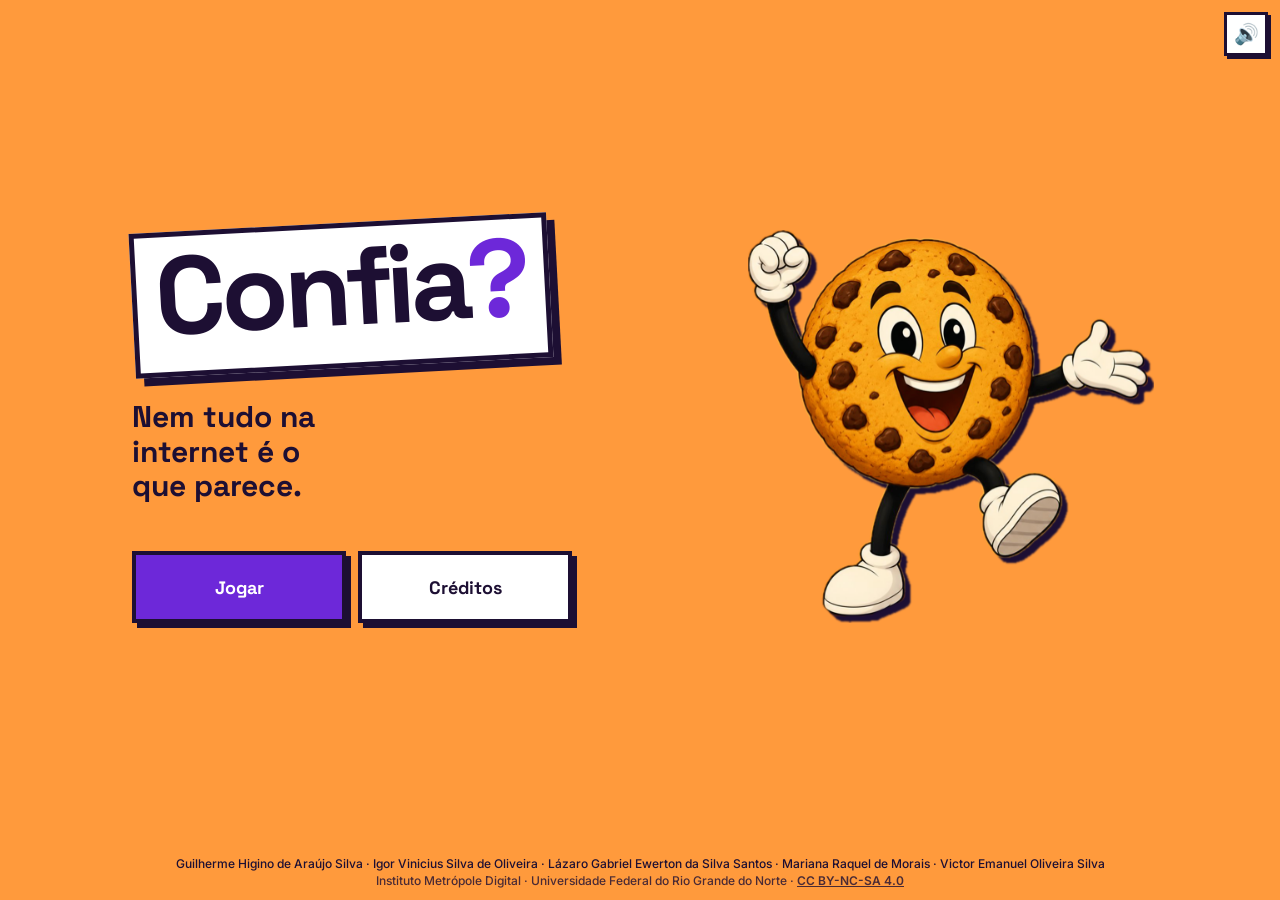
<file: index.html>
<!doctype html>
<html lang="pt-BR">
<head>
  <meta charset="utf-8">
  <meta name="viewport" content="width=device-width, initial-scale=1, viewport-fit=cover">
  <title>Confia?</title>
  <meta name="description" content="Confia? — jogo educativo sobre segurança e privacidade na internet (BNCC EF08CO10).">
  <meta name="author" content="Guilherme Higino de Araújo Silva, Igor Vinicius Silva de Oliveira, Lázaro Gabriel Ewerton da Silva Santos, Mariana Raquel de Morais, Victor Emanuel Oliveira Silva">
  <link rel="stylesheet" href="css/style.css">
</head>
<body>
  <div id="jogo"></div>
  <div class="avisos" id="avisos" aria-live="polite"></div>
  <button type="button" class="som" id="som" aria-pressed="true" aria-label="Som">🔊</button>
  <script src="js/components.js"></script>
  <script src="js/sons.js"></script>
  <script src="js/main.js" defer></script>
</body>
</html>
</file>
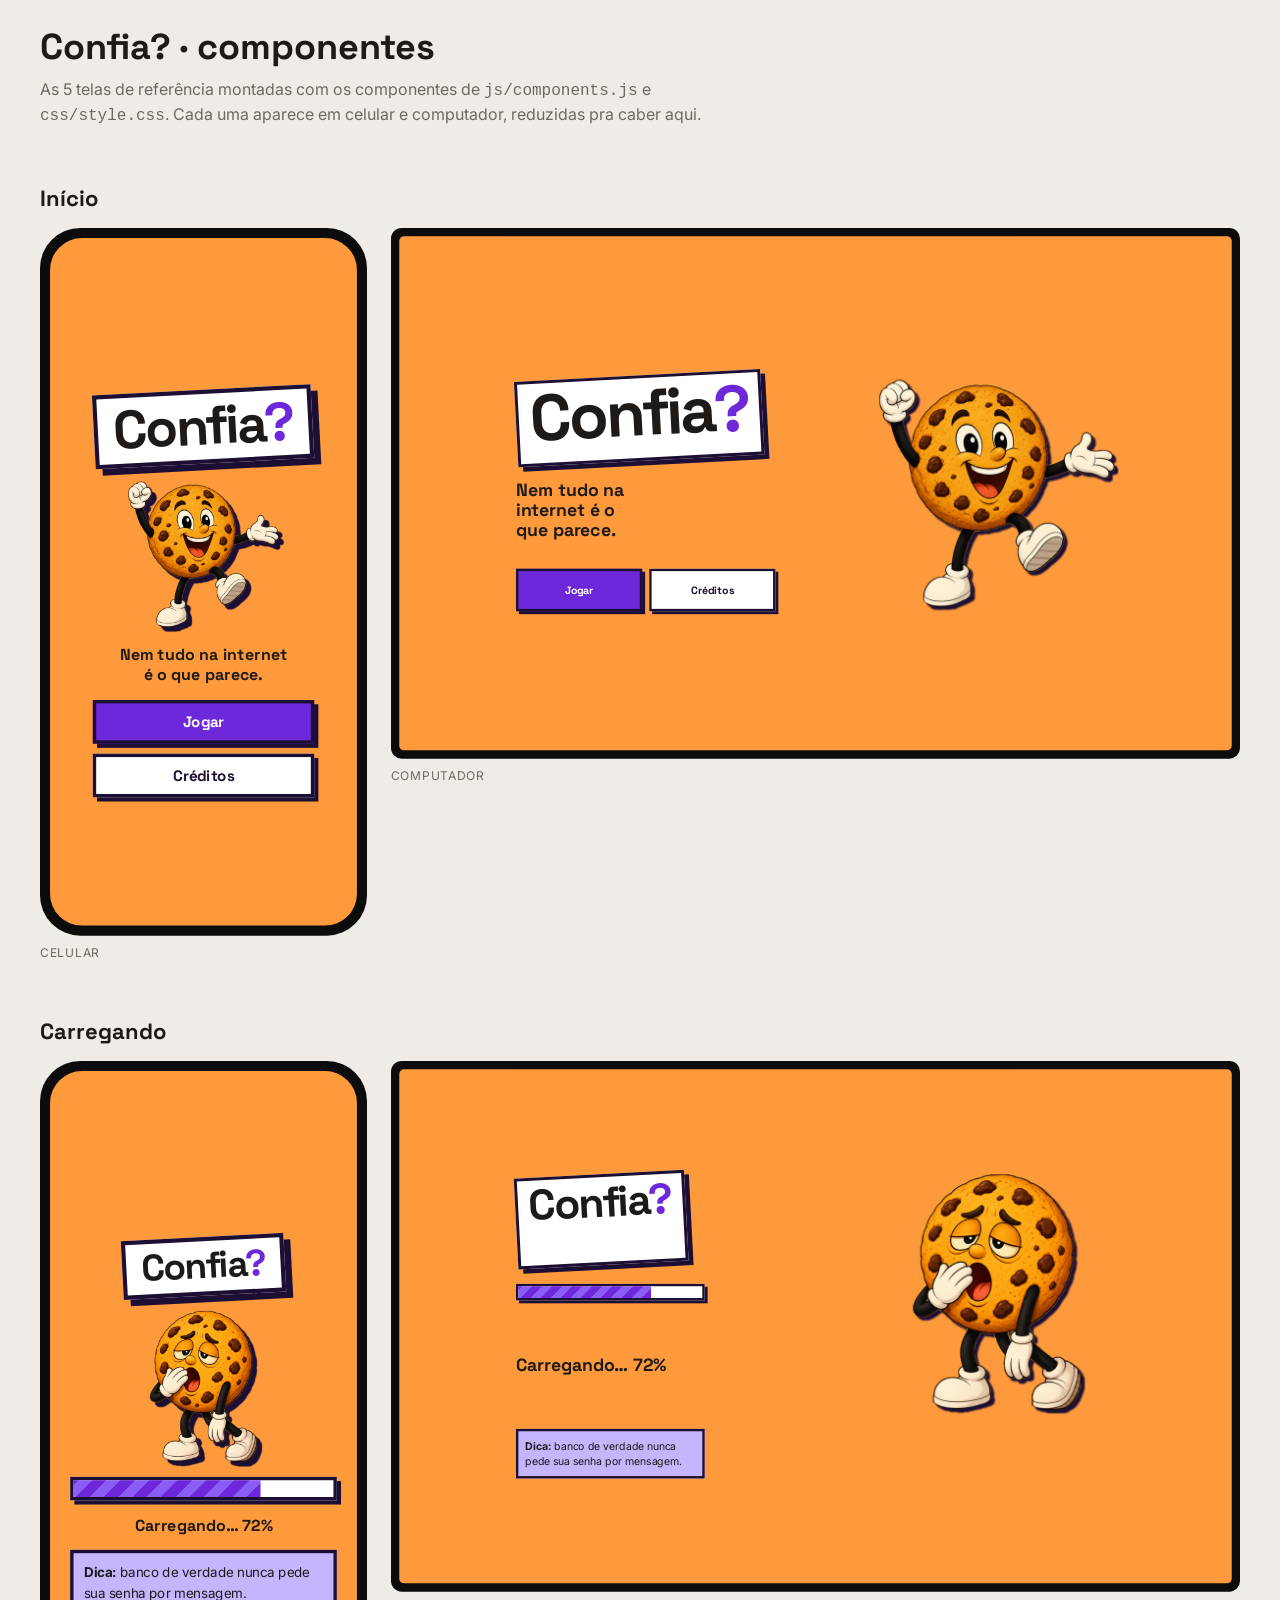
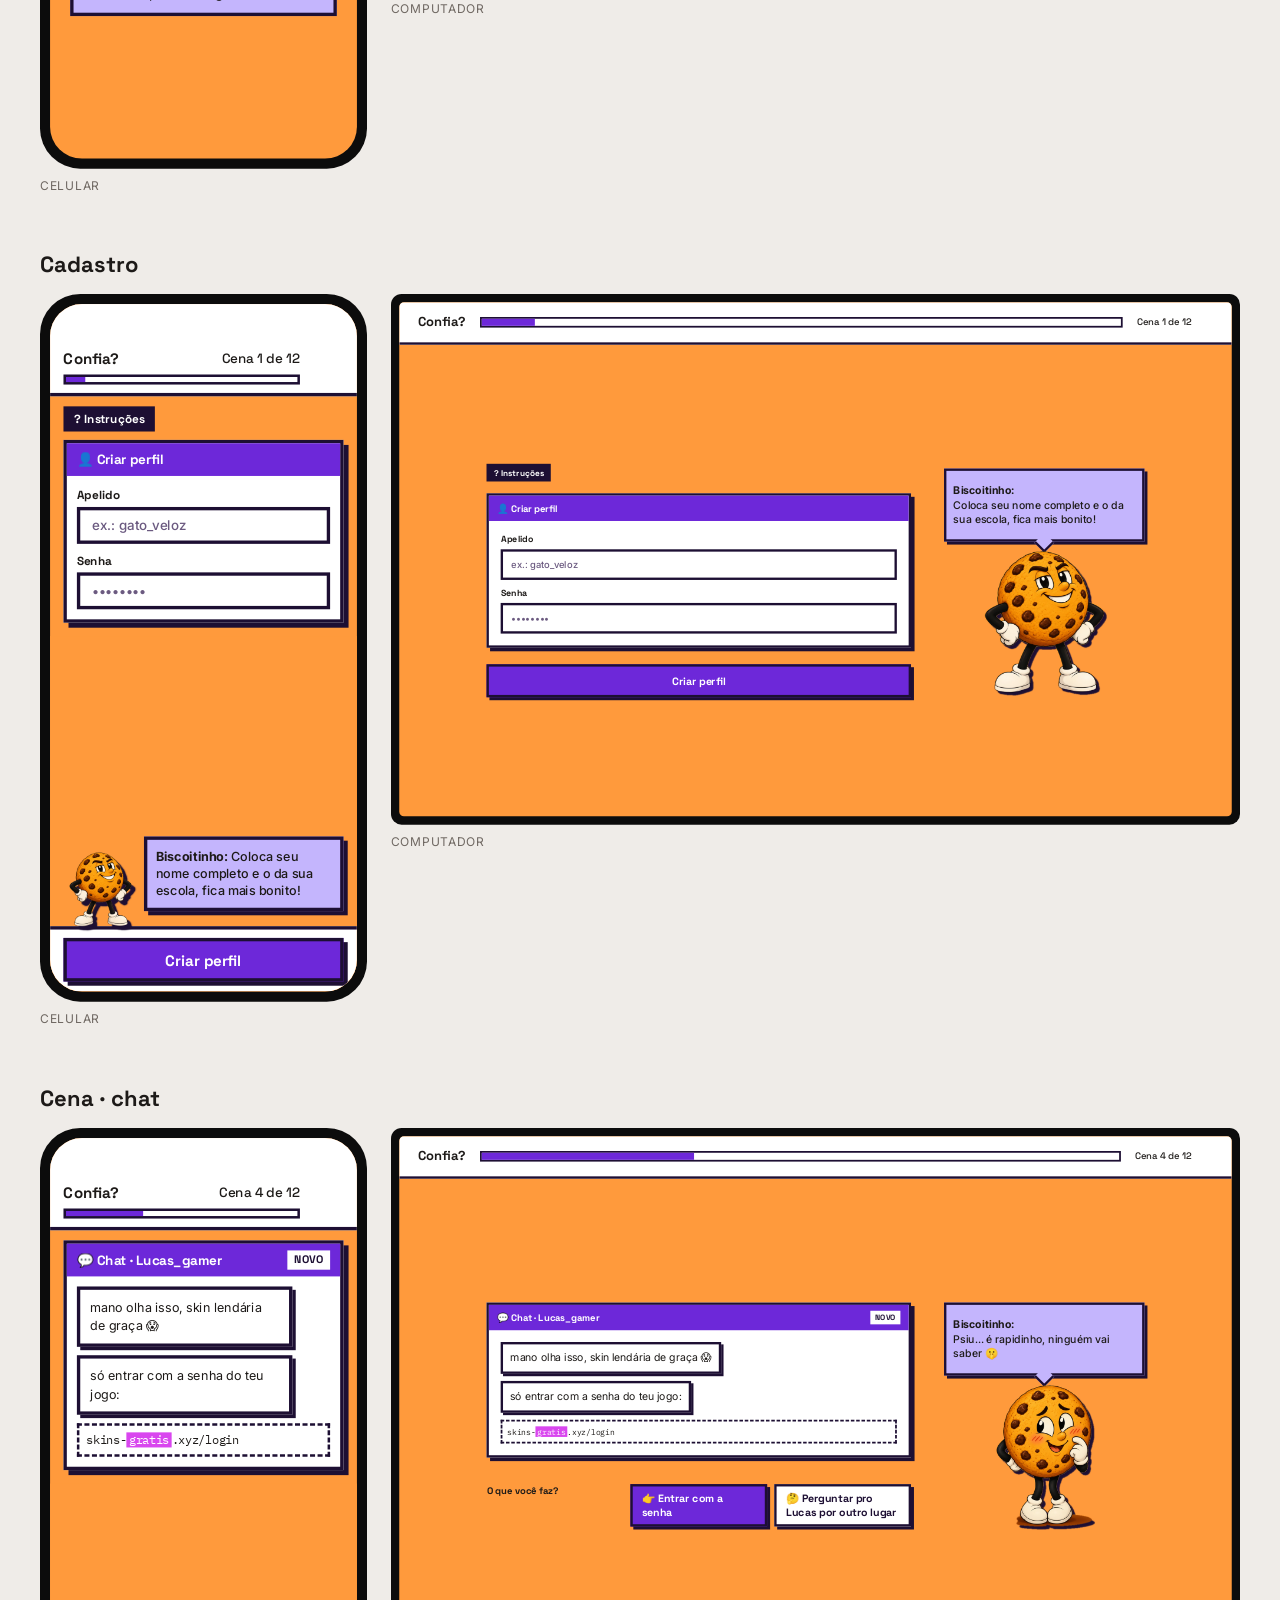
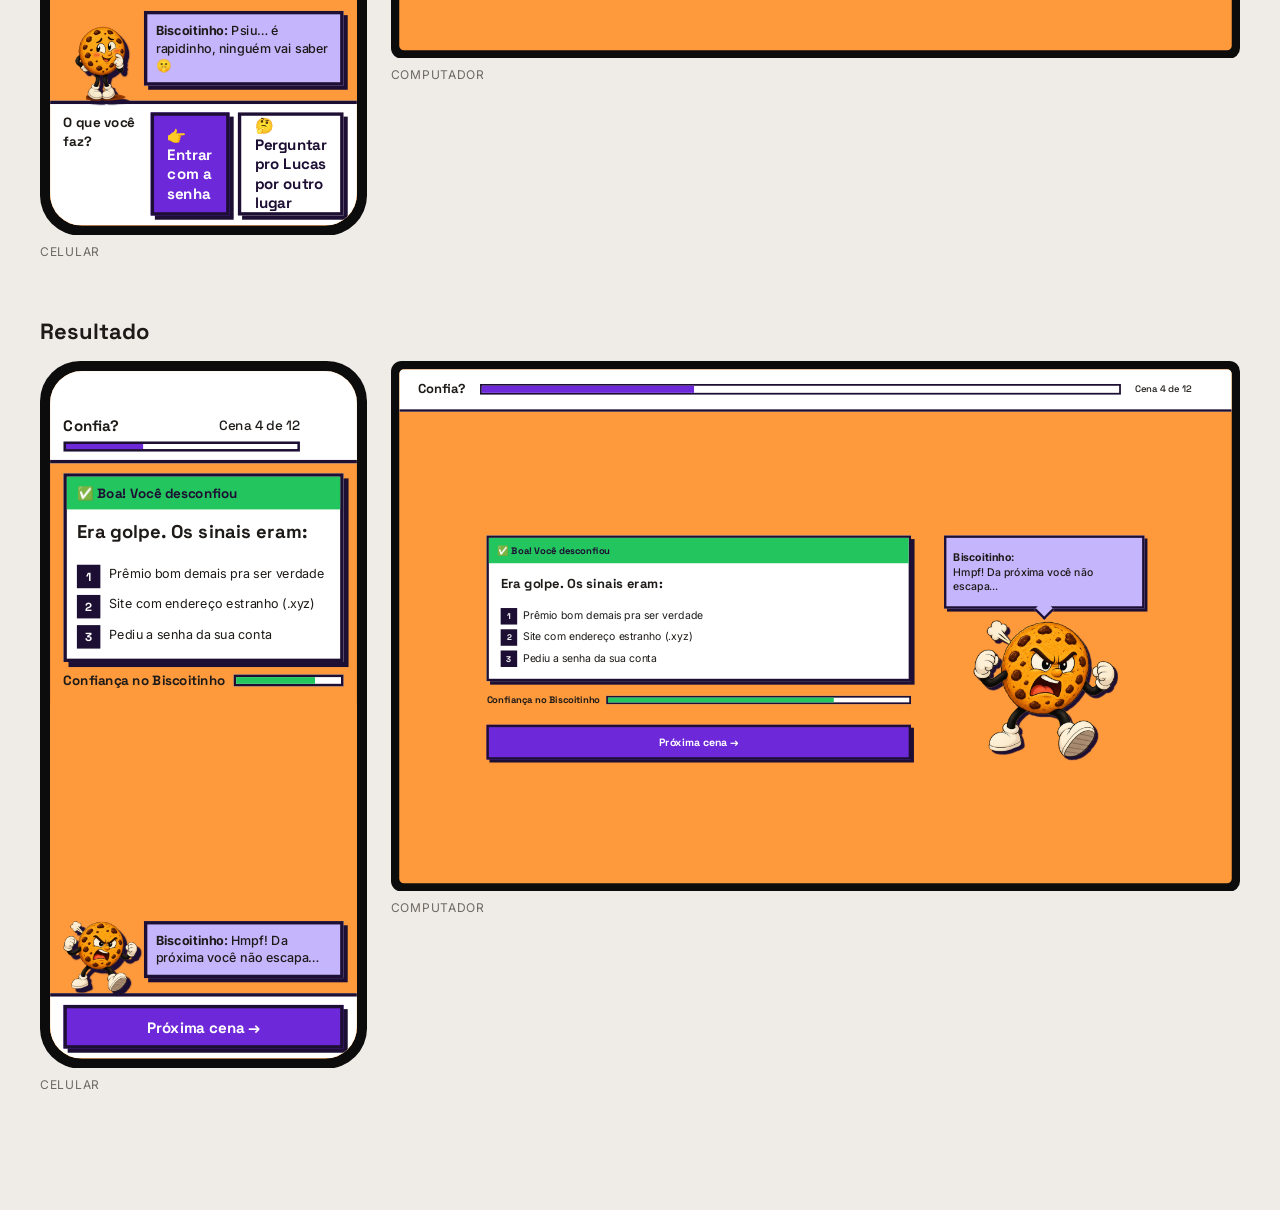
<file: componentes.html>
<!doctype html>
<html lang="pt-BR">
<head>
  <meta charset="utf-8">
  <meta name="viewport" content="width=device-width, initial-scale=1, viewport-fit=cover">
  <title>Confia? Componentes</title>
  <link rel="stylesheet" href="css/style.css">
  <style>

    body.vitrine { height: auto; background: #efece8; color: #1d1a18; padding: 24px 16px 64px; }
    .vitrine h1.v { font: 700 36px var(--fonte-titulo); margin: 0 0 8px; }
    .vitrine .v-lead { max-width: 68ch; margin: 0 0 40px; color: #6f6862; }
    .v-tela { max-width: 1200px; margin: 0 auto 56px; }
    .v-tela h2 { font: 700 22px var(--fonte-titulo); margin: 0 0 16px; }
    .v-par { display: grid; grid-template-columns: minmax(0, 1fr) minmax(0, 2.6fr); gap: 24px; align-items: start; }
    @media (max-width: 760px) { .v-par { grid-template-columns: 1fr; } }
    .v-cap { font-size: 12px; color: #6f6862; letter-spacing: .06em; text-transform: uppercase; margin-top: 8px; }
    .v-fit { width: 100%; overflow: hidden; }
    .v-dev { transform-origin: 0 0; background: #0c0c0c; }
    .v-dev.m { width: 390px; height: 844px; border-radius: 48px; padding: 12px; }
    .v-dev.m .tela { border-radius: 38px; }
    .v-dev.m .topo, .v-dev.m .capa { padding-top: 52px; }
    .v-dev.d { width: 1440px; height: 900px; border-radius: 18px; padding: 14px; }
    .v-dev.d .tela { border-radius: 8px; }
  </style>
</head>
<body class="vitrine">
  <div class="v-tela">
    <h1 class="v">Confia? · componentes</h1>
    <p class="v-lead">As 5 telas de referência montadas com os componentes de <code>js/components.js</code> e <code>css/style.css</code>. Cada uma aparece em celular e computador, reduzidas pra caber aqui.</p>
  </div>
  <div id="lista"></div>

  <script src="js/components.js"></script>
  <script>
    const C = window.Confia;
    const telas = [
      ["Início", C.Capa({ emocao: "animado", conteudo:
        `<p class="capa__frase">Nem tudo na internet é o que parece.</p>
         <div class="capa__acoes">${C.Botao("Jogar", { primario: true, centro: true, acao: "jogar" })}${C.Botao("Créditos", { centro: true, acao: "creditos" })}</div>` })],

      ["Carregando", C.Capa({ emocao: "sono", logoPequeno: true, conteudo:
        C.Carregando(72) + C.Dica("banco de verdade nunca pede sua senha por mensagem.") })],

      ["Cadastro", C.Tela({ cena: 1, total: 12,
        conteudo: C.Etiqueta("? Instruções", { acao: "instrucoes" }) +
          C.Card({ icone: "👤", titulo: "Criar perfil", conteudo:
            C.Campo({ id: "apelido", rotulo: "Apelido", placeholder: "ex.: gato_veloz" }) +
            C.Campo({ id: "senha", rotulo: "Senha", tipo: "password", placeholder: "••••••••" }) }),
        lateral: C.Biscoitinho("confiante", "Coloca seu nome completo e o da sua escola, fica mais bonito!") +
          C.Escolhas("", C.Botao("Criar perfil", { primario: true, centro: true, acao: "criar-perfil" })) })],

      ["Cena · chat", C.Tela({ cena: 4, total: 12,
        conteudo: C.Card({ icone: "💬", titulo: "Chat · Lucas_gamer", selo: "NOVO", conteudo:
          C.Mensagem("mano olha isso, skin lendária de graça 😱") +
          C.Mensagem("só entrar com a senha do teu jogo:") +
          C.Endereco("skins-", "gratis", ".xyz/login") }),
        lateral: C.Biscoitinho("timido", "Psiu… é rapidinho, ninguém vai saber 🤫") +
          C.Escolhas("O que você faz?",
            C.Botao("👉 Entrar com a senha", { primario: true, acao: "errar" }) +
            C.Botao("🤔 Perguntar pro Lucas por outro lugar", { acao: "acertar" })) })],

      ["Resultado", C.Tela({ cena: 4, total: 12,
        conteudo: C.Card({ icone: "✅", titulo: "Boa! Você desconfiou", variante: "acerto", conteudo:
            C.Titulo("Era golpe. Os sinais eram:") +
            C.Lista(["Prêmio bom demais pra ser verdade", "Site com endereço estranho (.xyz)", "Pediu a senha da sua conta"]) }) +
          C.Medidor("Confiança no Biscoitinho", 75),
        lateral: C.Biscoitinho("bravo", "Hmpf! Da próxima você não escapa…") +
          C.Escolhas("", C.Botao("Próxima cena →", { primario: true, centro: true, acao: "proxima" })) })],
    ];

    document.getElementById("lista").innerHTML = telas.map(([nome, html]) => `
      <section class="v-tela"><h2>${nome}</h2><div class="v-par">
        <div><div class="v-fit"><div class="v-dev m" inert>${html}</div></div><div class="v-cap">Celular</div></div>
        <div><div class="v-fit"><div class="v-dev d" inert>${html}</div></div><div class="v-cap">Computador</div></div>
      </div></section>`).join("");

    const ajustar = () => document.querySelectorAll(".v-fit").forEach((f) => {
      const d = f.firstElementChild, s = Math.min(1, f.clientWidth / d.offsetWidth);
      d.style.transform = `scale(${s})`;
      f.style.height = d.offsetHeight * s + "px";
    });
    ajustar();
    addEventListener("resize", ajustar);
  </script>
</body>
</html>
</file>
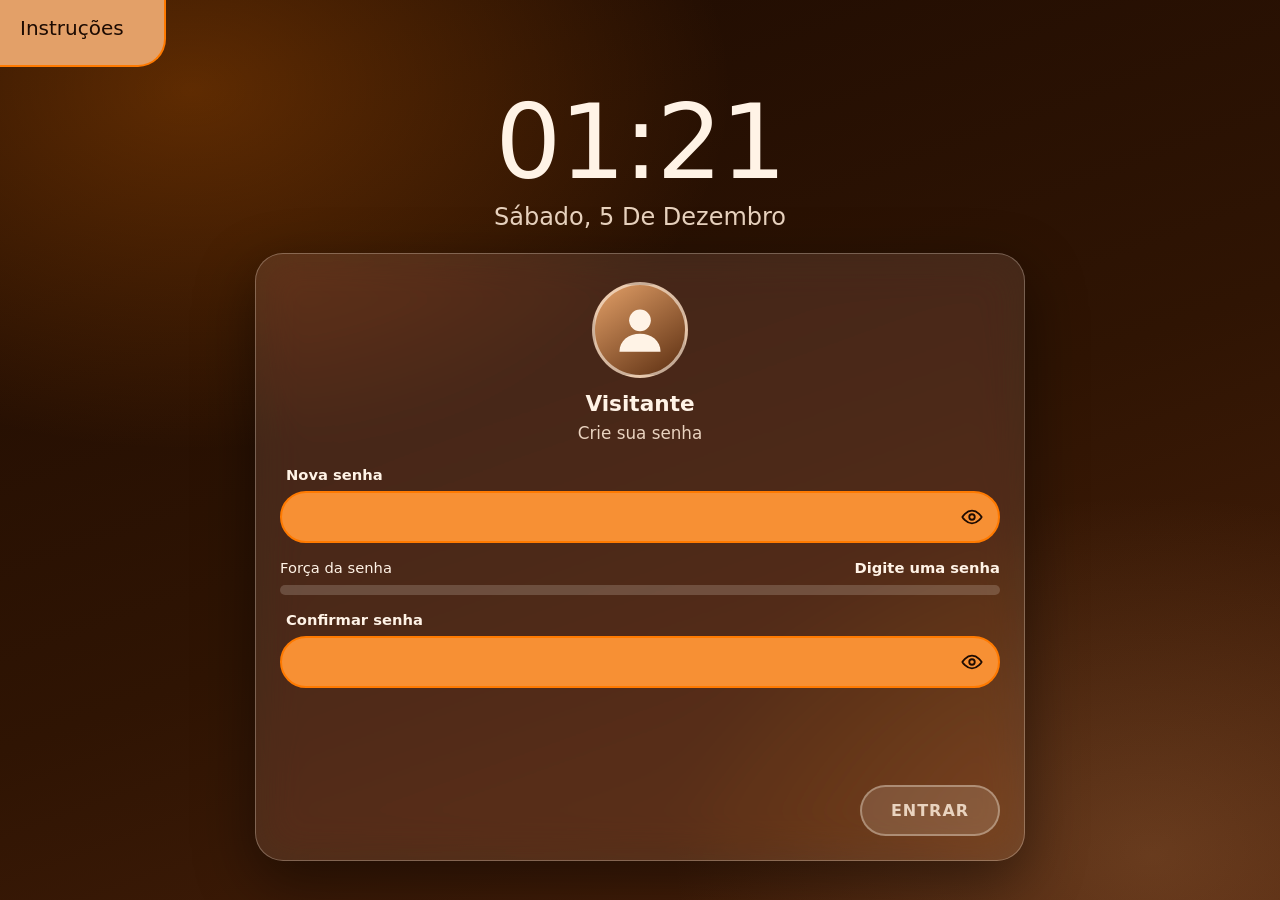
<file: login.html>
<!doctype html>
<html lang="pt-BR">
<head>
  <meta charset="utf-8">
  <meta name="viewport" content="width=device-width, initial-scale=1">
  <title>Confia? — Crie sua senha</title>
  <meta name="description" content="Confia? — Recurso Educacional Aberto sobre segurança e privacidade na internet (BNCC EF08CO10 / Cultura Digital).">
  <meta name="author" content="Guilherme Higino de Araújo Silva, Igor Vinicius Silva de Oliveira, Lázaro Gabriel Ewerton da Silva Santos, Mariana Raquel de Morais, Victor Emanuel Oliveira Silva">
  <link rel="stylesheet" href="css/login.css">
</head>
<body>

<div class="tela" id="tela-login">

  <!-- Aba Instruções -->
  <details class="instrucoes">
    <summary>Instruções</summary>
    <div class="instrucoes-corpo">
      <p>Este é o seu primeiro acesso ao computador. Crie uma senha para proteger o que é seu.</p>
      <p>Preencha os dois campos e confira a lista de requisitos. Quando todos estiverem marcados e as senhas forem iguais, o botão <strong>Entrar</strong> libera.</p>
    </div>
  </details>

  <main class="centro">

    <!-- Relógio e data -->
    <div class="relogio" aria-hidden="true">
      <div class="relogio-hora" id="relogio-hora">--:--</div>
      <div class="relogio-data" id="relogio-data">&nbsp;</div>
    </div>

    <!-- Painel de vidro -->
    <section class="painel" aria-labelledby="titulo-senha">
      <div class="avatar" aria-hidden="true">
        <svg viewBox="0 0 24 24" fill="#fff3e6"><circle cx="12" cy="8" r="4.5"/><path d="M3.5 21c0-4.7 3.8-7.5 8.5-7.5s8.5 2.8 8.5 7.5z"/></svg>
      </div>
      <p class="usuario">Visitante</p>
      <h1 class="titulo-painel" id="titulo-senha">Crie sua senha</h1>

      <form id="form-senha" novalidate autocomplete="off">

        <div class="campo">
          <label for="senha">Nova senha</label>
          <div class="campo-linha">
            <input id="senha" name="senha" type="password" autocomplete="new-password"
                   autocapitalize="off" autocorrect="off" spellcheck="false"
                   aria-describedby="requisitos proximo-passo">
            <button type="button" class="olho" data-alvo="senha" aria-pressed="false" aria-label="Mostrar nova senha">
              <svg viewBox="0 0 24 24" fill="none" stroke="currentColor" stroke-width="2" stroke-linecap="round" stroke-linejoin="round" aria-hidden="true">
                <path d="M1.5 12S5.5 5 12 5s10.5 7 10.5 7-4 7-10.5 7S1.5 12 1.5 12z"/><circle cx="12" cy="12" r="3"/>
                <path class="riscado" d="M3 3l18 18"/>
              </svg>
            </button>
          </div>
        </div>

        <!-- Medidor de força -->
        <div class="medidor" id="medidor" data-nivel="fraca">
          <div class="medidor-topo">
            <span>Força da senha</span>
            <strong id="medidor-texto" role="status" aria-live="polite">Digite uma senha</strong>
          </div>
          <div class="barra" aria-hidden="true"><div class="barra-preench" id="barra-preench"></div></div>
        </div>

        <div class="campo">
          <label for="confirmar">Confirmar senha</label>
          <div class="campo-linha" id="linha-confirmar">
            <input id="confirmar" name="confirmar" type="password" autocomplete="new-password"
                   autocapitalize="off" autocorrect="off" spellcheck="false"
                   aria-describedby="msg-confirmar">
            <button type="button" class="olho" data-alvo="confirmar" aria-pressed="false" aria-label="Mostrar confirmação da senha">
              <svg viewBox="0 0 24 24" fill="none" stroke="currentColor" stroke-width="2" stroke-linecap="round" stroke-linejoin="round" aria-hidden="true">
                <path d="M1.5 12S5.5 5 12 5s10.5 7 10.5 7-4 7-10.5 7S1.5 12 1.5 12z"/><circle cx="12" cy="12" r="3"/>
                <path class="riscado" d="M3 3l18 18"/>
              </svg>
            </button>
          </div>
          <div class="msg-campo" id="msg-confirmar" aria-live="polite"></div>
        </div>

        <ul class="requisitos" id="requisitos" aria-label="Requisitos da senha"></ul>
        <div class="proximo-passo" id="proximo-passo"></div>

        <div class="acoes">
          <span class="acoes-envoltorio" id="envoltorio-entrar">
            <button type="submit" class="entrar" id="botao-entrar" disabled>Entrar</button>
          </span>
        </div>
      </form>
    </section>
  </main>

  <!-- Dica (o biscoito guia entra aqui depois, quando os assets estiverem prontos) -->
  <!-- <footer class="rodape">
    <div class="dica" id="dica">
      <span id="dica-texto">Dica: use uma frase longa que só você entenda.</span>
      <span class="exemplo" aria-label="Exemplo de frase, não use como senha">Exemplo: “Meu gato Zeca pula 3 vezes no sofá!”</span>
      <span class="aviso">(É só um exemplo, ele não funciona como senha. Crie a sua!)</span>
    </div>
  </footer> -->
</div>

<!-- Transição de boas-vindas -->
<div class="boas-vindas" id="boas-vindas" role="status" aria-live="polite" aria-hidden="true">
  <div>
    <h2 id="boas-vindas-titulo">Bem-vindo, Visitante</h2>
    <p>Preparando sua área de trabalho…</p>
    <div class="spinner" aria-hidden="true"></div>
  </div>
</div>

<script src="js/login.js" defer></script>
</body>
</html>
</file>
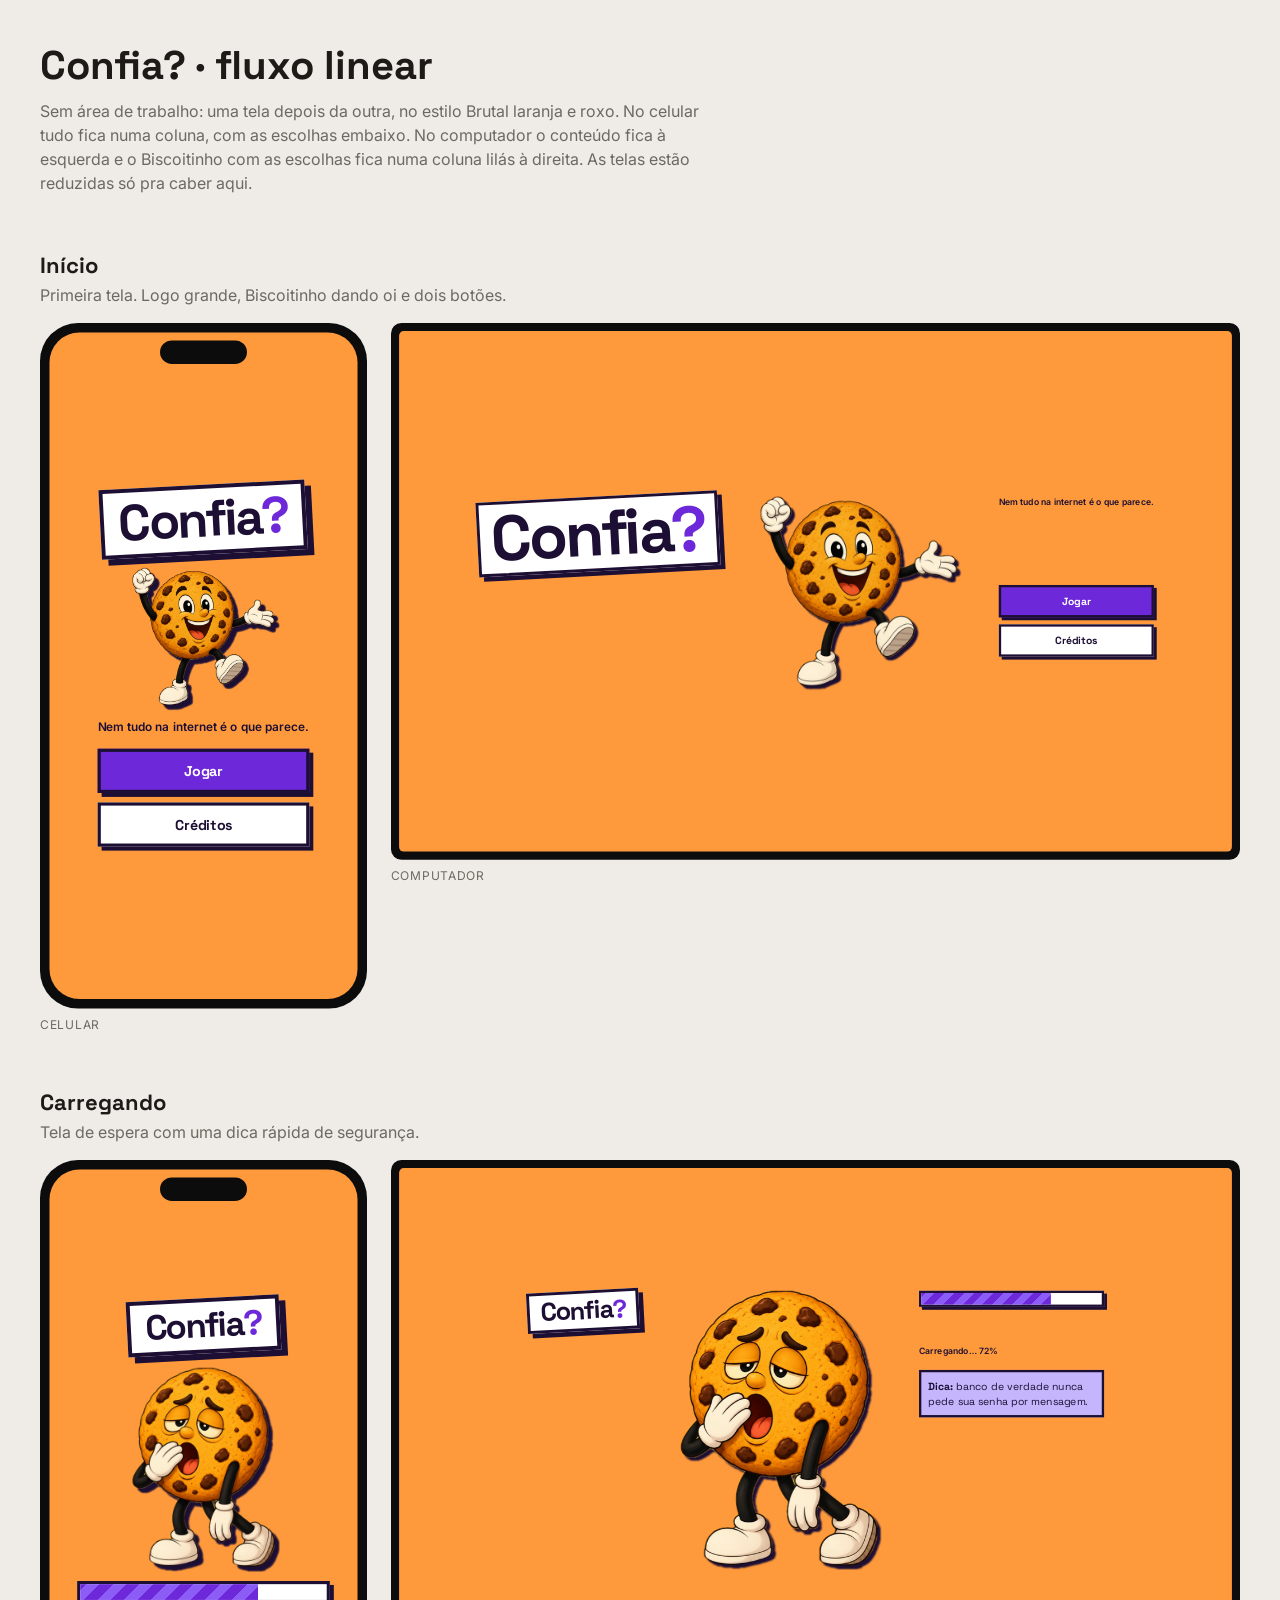
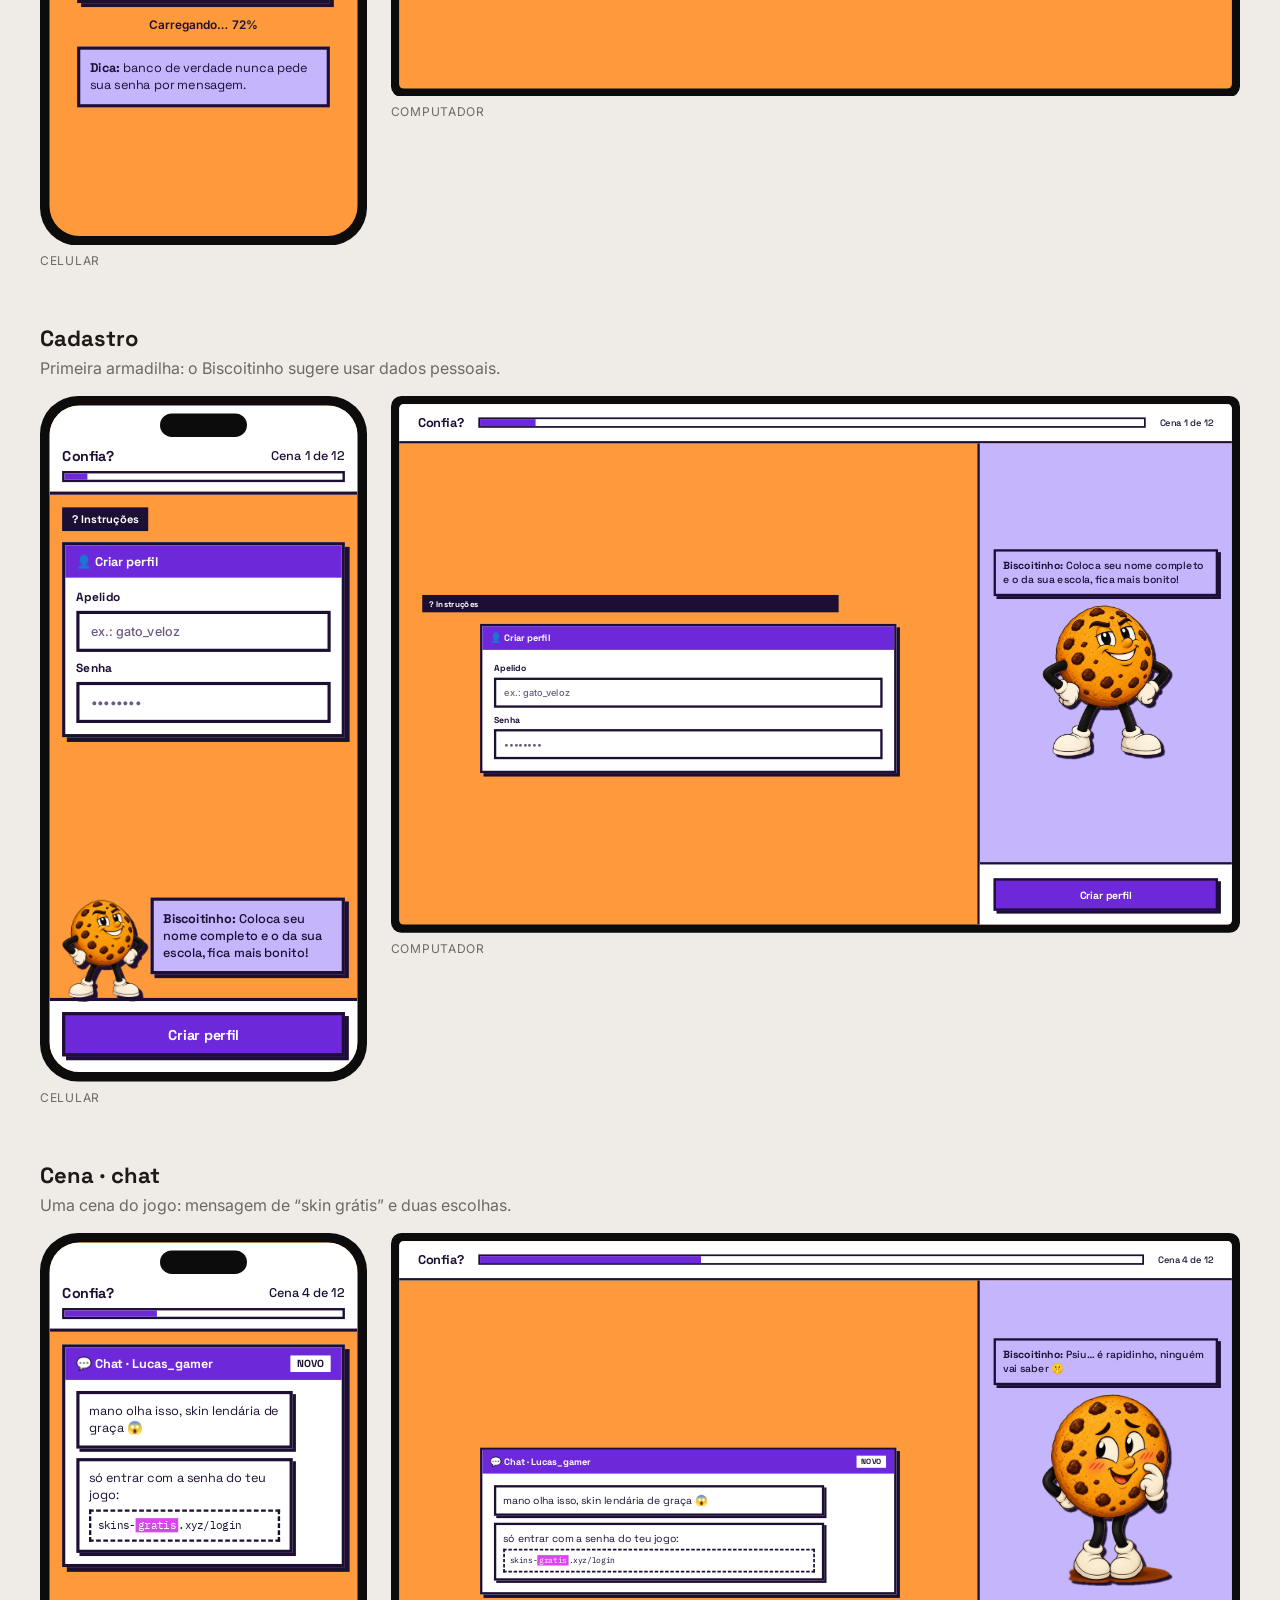
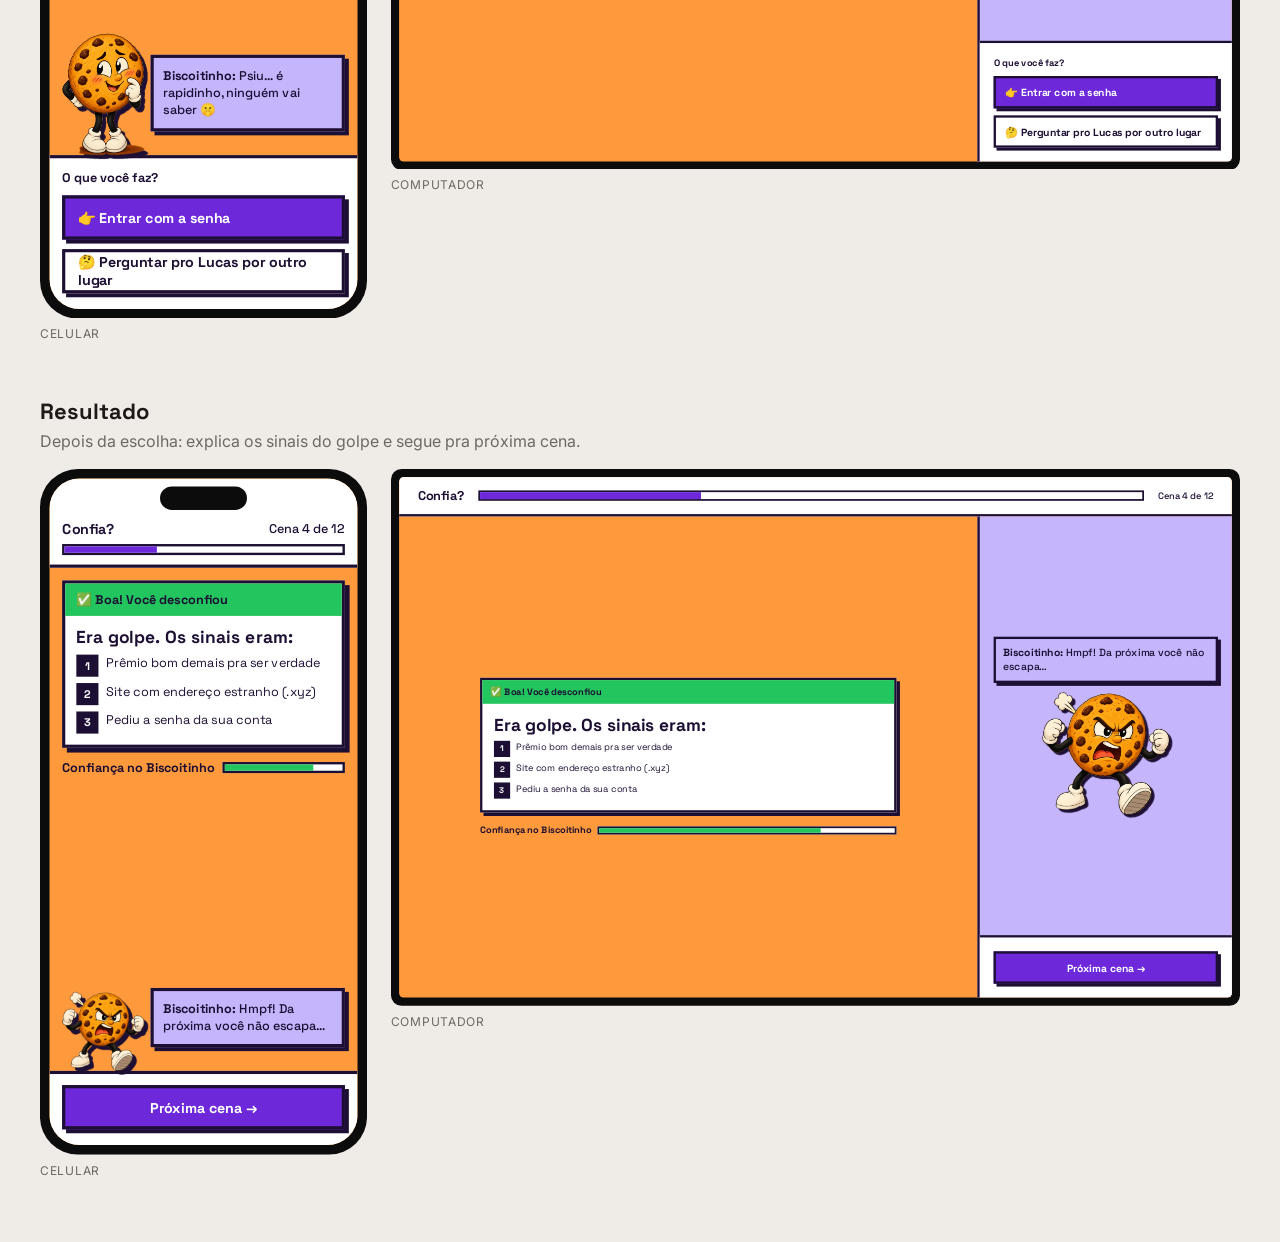
<file: estilos/linear.html>
<!doctype html>
<html lang="pt-BR">

<head>
  <meta charset="utf-8">
  <meta name="viewport" content="width=device-width,initial-scale=1,viewport-fit=cover">
  <title>Confia? Linear</title>
  <link rel="stylesheet"
    href="https://fonts.googleapis.com/css2?family=Space+Grotesk:wght@500;700&family=IBM+Plex+Mono:wght@400;600&family=Inter:wght@500;600&display=swap">
  <style>
    :root {
      --bg: #efece8;
      --fg: #1d1a18;
      --muted: #6f6862;
      --line: #d7d1ca;
      --ink: #1d0f33;
      --or: #ff9a3c;
      --pu: #6d28d9;
      --li: #c4b5fd;
      --pk: #d946ef;
      --gr: #22c55e;
      --wh: #fff
    }

    @media (prefers-color-scheme:dark) {
      :root:not([data-theme="light"]) {
        --bg: #141214;
        --fg: #eeeae6;
        --muted: #9d958e;
        --line: #2d292c;
        color-scheme: dark
      }
    }

    :root[data-theme="dark"] {
      --bg: #141214;
      --fg: #eeeae6;
      --muted: #9d958e;
      --line: #2d292c;
      color-scheme: dark
    }

    body {
      margin: 0;
      background: var(--bg);
      color: var(--fg);
      font-family: Inter, sans-serif;
      padding: 24px max(16px, env(safe-area-inset-right, 0px)) 64px max(16px, env(safe-area-inset-left, 0px))
    }

    .wrap {
      max-width: 1200px;
      margin: 0 auto;
      display: grid;
      gap: 56px
    }

    .nav {
      display: flex;
      gap: 8px;
      flex-wrap: wrap
    }

    .nav a {
      font: 600 14px Inter, sans-serif;
      padding: 6px 14px;
      border-radius: 99px;
      border: 1px solid var(--line);
      color: var(--fg);
      text-decoration: none
    }

    .nav a[aria-current] {
      background: var(--fg);
      color: var(--bg)
    }

    h1 {
      font: 700 clamp(28px, 5vw, 40px) "Space Grotesk", sans-serif;
      margin: 16px 0 8px
    }

    .lead {
      color: var(--muted);
      margin: 0;
      max-width: 68ch;
      line-height: 1.5
    }

    .scr h2 {
      font: 700 22px "Space Grotesk", sans-serif;
      margin: 0 0 4px
    }

    .scr>p {
      color: var(--muted);
      margin: 0 0 16px;
      max-width: 70ch;
      line-height: 1.5
    }

    .pair {
      display: grid;
      grid-template-columns: minmax(0, 1fr) minmax(0, 2.6fr);
      gap: 24px;
      align-items: start
    }

    @media (max-width:760px) {
      .pair {
        grid-template-columns: 1fr
      }
    }

    .cap {
      font-size: 12px;
      color: var(--muted);
      letter-spacing: .06em;
      text-transform: uppercase;
      margin-top: 8px
    }

    .fit {
      width: 100%;
      overflow: hidden
    }

    .dev {
      transform-origin: 0 0;
      background: #0c0c0c
    }

    .dev.m {
      width: 390px;
      height: 844px;
      border-radius: 48px;
      padding: 12px
    }

    .dev.d {
      width: 1440px;
      height: 900px;
      border-radius: 18px;
      padding: 14px
    }

    .app {
      height: 100%;
      overflow: hidden;
      background: var(--or);
      color: var(--ink);
      font-family: "Space Grotesk", sans-serif;
      display: flex;
      flex-direction: column;
      position: relative;
      container-type: inline-size
    }

    .m .app {
      border-radius: 38px
    }

    .d .app {
      border-radius: 8px
    }

    .app * {
      box-sizing: border-box
    }

    .notch {
      position: absolute;
      top: 10px;
      left: 50%;
      transform: translateX(-50%);
      width: 110px;
      height: 30px;
      border-radius: 99px;
      background: #0c0c0c;
      z-index: 3
    }

    .d .notch {
      display: none
    }

    .top {
      padding: 52px 16px 12px;
      background: var(--wh);
      border-bottom: 4px solid var(--ink);
      display: grid;
      gap: 8px
    }

    .top .row {
      display: flex;
      justify-content: space-between;
      align-items: center;
      font-weight: 700;
      font-size: 18px
    }

    .top .row span {
      font-size: 16px;
      font-weight: 500
    }

    .prog {
      height: 14px;
      border: 3px solid var(--ink);
      background: var(--wh)
    }

    .prog i {
      display: block;
      height: 100%;
      background: var(--pu)
    }

    .body {
      flex: 1;
      min-height: 0;
      display: flex;
      flex-direction: column
    }

    .main {
      flex: 1;
      overflow: hidden;
      padding: 16px;
      display: grid;
      gap: 14px;
      align-content: start
    }

    .side {
      display: flex;
      flex-direction: column
    }

    .card {
      background: var(--wh);
      border: 4px solid var(--ink);
      box-shadow: 6px 6px 0 var(--ink)
    }

    .ch {
      background: var(--pu);
      color: #fff;
      padding: 10px 14px;
      font-weight: 700;
      font-size: 16px;
      display: flex;
      gap: 8px;
      align-items: center
    }

    .ch b {
      margin-left: auto;
      background: var(--wh);
      color: var(--ink);
      font-size: 13px;
      padding: 2px 8px
    }

    .cb {
      padding: 14px;
      display: grid;
      gap: 10px;
      font-size: 16px;
      line-height: 1.45
    }

    .cb h3 {
      margin: 0;
      font-size: 22px;
      line-height: 1.15
    }

    .mono {
      font-family: "IBM Plex Mono", monospace;
      font-size: 14px;
      border: 3px dashed var(--ink);
      padding: 8px
    }

    mark {
      background: var(--pk);
      color: #fff;
      padding: 0 3px
    }

    .bis {
      display: flex;
      align-items: flex-end;
      gap: 8px;
      padding: 0 16px
    }

    .bis img {
      width: 104px;
      flex: none;
      filter: drop-shadow(5px 5px 0 var(--ink))
    }

    .say {
      background: var(--li);
      border: 4px solid var(--ink);
      box-shadow: 5px 5px 0 var(--ink);
      padding: 12px;
      font-size: 16px;
      font-weight: 500;
      line-height: 1.35;
      margin-bottom: 30px
    }

    .acts {
      padding: 14px 16px 20px;
      background: var(--wh);
      border-top: 4px solid var(--ink);
      display: grid;
      gap: 12px
    }

    .acts p {
      margin: 0;
      font-weight: 700;
      font-size: 16px
    }

    .btn {
      font: 700 18px "Space Grotesk", sans-serif;
      min-height: 56px;
      width: 100%;
      border: 4px solid var(--ink);
      box-shadow: 5px 5px 0 var(--ink);
      text-align: left;
      padding: 0 16px;
      display: flex;
      align-items: center;
      gap: 10px;
      background: var(--wh);
      color: var(--ink)
    }

    .btn.p {
      background: var(--pu);
      color: #fff
    }

    .btn.c {
      justify-content: center
    }

    .field {
      display: grid;
      gap: 6px;
      font-size: 15px;
      font-weight: 700
    }

    .field span {
      border: 4px solid var(--ink);
      background: var(--wh);
      min-height: 52px;
      display: flex;
      align-items: center;
      padding: 0 14px;
      font: 500 16px Inter, sans-serif;
      color: #6b5a80
    }

    .chip {
      justify-self: start;
      background: var(--ink);
      color: #fff;
      font-weight: 700;
      font-size: 14px;
      padding: 6px 12px
    }

    .list {
      margin: 0;
      padding: 0;
      list-style: none;
      display: grid;
      gap: 8px
    }

    .list li {
      display: flex;
      gap: 10px;
      align-items: flex-start;
      font-size: 16px;
      line-height: 1.4
    }

    .list li b {
      flex: none;
      width: 28px;
      height: 28px;
      background: var(--ink);
      color: #fff;
      display: grid;
      place-items: center;
      font-size: 14px
    }

    .msg {
      max-width: 85%;
      border: 4px solid var(--ink);
      padding: 10px 12px;
      font-size: 16px;
      line-height: 1.4;
      background: var(--wh);
      box-shadow: 4px 4px 0 var(--ink)
    }

    .msg.me {
      justify-self: end;
      background: var(--li)
    }

    .hero {
      flex: 1;
      display: grid;
      place-content: center;
      justify-items: center;
      gap: 18px;
      padding: 24px;
      text-align: center
    }

    .logo {
      font-size: 64px;
      font-weight: 700;
      letter-spacing: -.04em;
      line-height: .9;
      background: var(--wh);
      border: 5px solid var(--ink);
      box-shadow: 8px 8px 0 var(--ink);
      padding: 10px 18px;
      transform: rotate(-3deg)
    }

    .logo em {
      font-style: normal;
      color: var(--pu)
    }

    .hero img {
      width: 180px;
      filter: drop-shadow(6px 6px 0 var(--ink))
    }

    .hero .btns {
      display: grid;
      gap: 12px;
      width: 100%;
      max-width: 320px
    }

    .tag {
      font: 600 15px Inter, sans-serif
    }

    .bar {
      width: 100%;
      max-width: 320px;
      height: 28px;
      border: 4px solid var(--ink);
      background: var(--wh);
      box-shadow: 5px 5px 0 var(--ink)
    }

    .bar i {
      display: block;
      height: 100%;
      width: 72%;
      background: repeating-linear-gradient(-45deg, var(--pu) 0 12px, #8b5cf6 12px 24px)
    }

    .tip {
      max-width: 320px;
      background: var(--li);
      border: 4px solid var(--ink);
      padding: 12px;
      font-size: 16px;
      line-height: 1.4;
      text-align: left
    }

    .score {
      display: flex;
      gap: 10px;
      align-items: center;
      font-weight: 700;
      font-size: 16px
    }

    .score i {
      flex: 1;
      height: 14px;
      border: 3px solid var(--ink);
      background: var(--wh)
    }

    .score i u {
      display: block;
      height: 100%;
      width: 75%;
      background: var(--gr)
    }

    .good {
      background: var(--gr);
      color: var(--ink)
    }

    @container (min-width:900px) {
      .top {
        padding: 18px 32px;
        grid-template-columns: auto 1fr auto;
        align-items: center;
        gap: 24px
      }

      .top .row {
        display: contents;
        font-size: 22px
      }

      .top .row span {
        order: 3
      }

      .prog {
        height: 18px
      }

      .body {
        flex-direction: row
      }

      .main {
        padding: 40px;
        gap: 20px;
        align-content: center;
        justify-items: center
      }

      .main>* {
        width: 100%;
        max-width: 720px
      }

      .side {
        width: 440px;
        flex: none;
        background: var(--li);
        border-left: 4px solid var(--ink);
        justify-content: flex-end
      }

      .bis {
        flex: 1;
        flex-direction: column;
        align-items: center;
        justify-content: center;
        padding: 24px
      }

      .bis img {
        width: 220px;
        order: 2
      }

      .say {
        margin: 0 0 8px;
        font-size: 18px
      }

      .side .acts {
        border-top: 4px solid var(--ink);
        padding: 24px
      }

      .cb {
        font-size: 18px;
        padding: 20px
      }

      .cb h3 {
        font-size: 30px
      }

      .msg {
        font-size: 18px
      }

      .hero {
        grid-auto-flow: column;
        grid-template-columns: auto auto;
        place-content: center;
        gap: 24px 72px;
        text-align: left;
        justify-items: start
      }

      .hero>img {
        grid-row: span 4;
        width: 340px
      }

      .logo {
        font-size: 110px
      }

      .tip {
        font-size: 18px
      }
    }
  </style>
</head>

<body>
  <div class="wrap">
    <header>

      <h1>Confia? · fluxo linear</h1>
      <p class="lead">Sem área de trabalho: uma tela depois da outra, no estilo Brutal laranja e roxo. No celular tudo
        fica numa coluna, com as escolhas embaixo. No computador o conteúdo fica à esquerda e o Biscoitinho com as
        escolhas fica numa coluna lilás à direita. As telas estão reduzidas só pra caber aqui.</p>
    </header>
    <div id="list" class="wrap"></div>
  </div>
  <script>
    const bar = (n) => `<header class="top"><div class="row">Confia?<span>Cena ${n} de 12</span></div><div class="prog"><i style="width:${n / 12 * 100}%"></i></div></header>`;
    const side = (img, say, q, btns) => `<aside class="side"><div class="bis"><img src="../assets/biscoitinho/web/${img}.png" alt="Biscoitinho"><div class="say"><b>Biscoitinho:</b> ${say}</div></div><div class="acts">${q ? `<p>${q}</p>` : ''}${btns}</div></aside>`;
    const S = [
      ["Início", "Primeira tela. Logo grande, Biscoitinho dando oi e dois botões.",
        `<div class="notch"></div><div class="hero"><div class="logo">Confia<em>?</em></div><img src="../assets/biscoitinho/web/animado.png" alt="Biscoitinho animado"><div class="tag">Nem tudo na internet é o que parece.</div><div class="btns"><div class="btn p c">Jogar</div><div class="btn c">Créditos</div></div></div>`],
      ["Carregando", "Tela de espera com uma dica rápida de segurança.",
        `<div class="notch"></div><div class="hero"><div class="logo" style="font-size:44px">Confia<em>?</em></div><img src="../assets/biscoitinho/web/sono.png" alt="Biscoitinho com sono"><div class="bar"><i></i></div><div class="tag">Carregando… 72%</div><div class="tip"><b>Dica:</b> banco de verdade nunca pede sua senha por mensagem.</div></div>`],
      ["Cadastro", "Primeira armadilha: o Biscoitinho sugere usar dados pessoais.",
        `<div class="notch"></div>${bar(1)}<div class="body"><div class="main"><div class="chip">? Instruções</div><div class="card"><div class="ch">👤 Criar perfil</div><div class="cb"><div class="field">Apelido<span>ex.: gato_veloz</span></div><div class="field">Senha<span>••••••••</span></div></div></div></div>${side('confiante', 'Coloca seu nome completo e o da sua escola, fica mais bonito!', '', `<div class="btn p c">Criar perfil</div>`)}</div>`],
      ["Cena · chat", "Uma cena do jogo: mensagem de “skin grátis” e duas escolhas.",
        `<div class="notch"></div>${bar(4)}<div class="body"><div class="main"><div class="card"><div class="ch">💬 Chat · Lucas_gamer<b>NOVO</b></div><div class="cb" style="gap:12px"><div class="msg">mano olha isso, skin lendária de graça 😱</div><div class="msg">só entrar com a senha do teu jogo:<br><span class="mono" style="display:block;margin-top:6px">skins-<mark>gratis</mark>.xyz/login</span></div></div></div></div>${side('timido', 'Psiu… é rapidinho, ninguém vai saber 🤫', 'O que você faz?', `<div class="btn p">👉 Entrar com a senha</div><div class="btn">🤔 Perguntar pro Lucas por outro lugar</div>`)}</div>`],
      ["Resultado", "Depois da escolha: explica os sinais do golpe e segue pra próxima cena.",
        `<div class="notch"></div>${bar(4)}<div class="body"><div class="main"><div class="card"><div class="ch good">✅ Boa! Você desconfiou</div><div class="cb"><h3>Era golpe. Os sinais eram:</h3><ul class="list"><li><b>1</b>Prêmio bom demais pra ser verdade</li><li><b>2</b>Site com endereço estranho (.xyz)</li><li><b>3</b>Pediu a senha da sua conta</li></ul></div></div><div class="score">Confiança no Biscoitinho<i><u></u></i></div></div>${side('bravo', 'Hmpf! Da próxima você não escapa…', '', `<div class="btn p c">Próxima cena →</div>`)}</div>`]
    ];
    document.getElementById('list').innerHTML = S.map(([t, d, h]) => `<section class="scr"><h2>${t}</h2><p>${d}</p><div class="pair"><div><div class="fit"><div class="dev m"><div class="app">${h}</div></div></div><div class="cap">Celular</div></div><div><div class="fit"><div class="dev d"><div class="app">${h}</div></div></div><div class="cap">Computador</div></div></div></section>`).join('');
    const fit = () => document.querySelectorAll('.fit').forEach(f => { const d = f.firstElementChild, w = d.offsetWidth, h = d.offsetHeight, s = Math.min(1, f.clientWidth / w); d.style.transform = `scale(${s})`; f.style.height = h * s + 'px' });
    fit(); addEventListener('resize', fit);
  </script>
</body>

</html>
</file>
<file: css/style.css>
@import url("https://fonts.googleapis.com/css2?family=Space+Grotesk:wght@500;700&family=Inter:wght@500;600&family=IBM+Plex+Mono:wght@400;600&display=swap");

:root {
  --tinta: #1d0f33;

  --laranja: #ff9a3c;

  --roxo: #6d28d9;

  --roxo-2: #8b5cf6;
  --lilas: #c4b5fd;

  --rosa: #d946ef;

  --verde: #22c55e;

  --branco: #fff;
  --apagado: #6b5a80;

  --fonte-titulo: "Space Grotesk", system-ui, sans-serif;
  --fonte-texto: Inter, system-ui, sans-serif;
  --fonte-codigo: "IBM Plex Mono", ui-monospace, monospace;

  --borda: 4px solid var(--tinta);
  --sombra: 5px 5px 0 var(--tinta);
  --sombra-g: 8px 8px 0 var(--tinta);
}

*,
*::before,
*::after {
  box-sizing: border-box;
}

html,
body {
  height: 100%;
}

body {
  margin: 0;
  background: var(--laranja);
  color: var(--tinta);
  font-family: var(--fonte-texto);
  font-size: 16px;
  line-height: 1.45;
}

img {
  max-width: 100%;
}

.tela {
  height: 100%;
  overflow: hidden;
  display: flex;
  flex-direction: column;
  background: var(--laranja);
  font-family: var(--fonte-titulo);
  container-type: inline-size;
}

/* No celular o corpo inteiro rola (conteúdo + Biscoitinho) e só os botões ficam presos embaixo. */
.tela__corpo {
  flex: 1;
  min-height: 0;
  overflow: auto;
  display: flex;
  flex-direction: column;
}

.tela__conteudo {
  flex: none;
  padding: 16px 16px 24px;
  display: grid;
  gap: 14px;
  align-content: start;
}

/* Biscoitinho e botões presos embaixo: ele fica visível enquanto o jogador digita. */
.tela__lateral {
  flex: 1 0 auto;
  position: sticky;
  bottom: 0;
  background: var(--laranja);
  display: flex;
  flex-direction: column;
  justify-content: flex-end;
}

.topo {
  padding: calc(16px + env(safe-area-inset-top, 0px)) 16px 12px;
  background: var(--branco);
  border-bottom: var(--borda);
  display: grid;
  gap: 8px;
}

.topo__linha {
  display: flex;
  justify-content: space-between;
  align-items: center;
  font-weight: 700;
  font-size: 18px;
}

.topo__cena {
  font-size: 16px;
  font-weight: 500;
}

.progresso {
  height: 14px;
  border: 3px solid var(--tinta);
  background: var(--branco);
}

.progresso__barra {
  display: block;
  height: 100%;
  background: var(--roxo);
}

.card {
  background: var(--branco);
  border: var(--borda);
  box-shadow: 6px 6px 0 var(--tinta);
}

.card__topo {
  background: var(--roxo);
  color: var(--branco);
  padding: 10px 14px;
  font-weight: 700;
  display: flex;
  gap: 8px;
  align-items: center;
}

.card__topo--acerto {
  background: var(--verde);
  color: var(--tinta);
}

.card__topo--erro {
  background: var(--rosa);
}

.card__selo {
  margin-left: auto;
  background: var(--branco);
  color: var(--tinta);
  font-size: 13px;
  padding: 2px 8px;
}

.card__corpo {
  padding: 14px;
  display: grid;
  gap: 12px;
  font-family: var(--fonte-texto);
}

.card__titulo {
  margin: 0;
  font: 700 22px/1.15 var(--fonte-titulo);
}

.mensagem {
  max-width: 85%;
  justify-self: start;
  border: var(--borda);
  padding: 10px 12px;
  background: var(--branco);
  box-shadow: 4px 4px 0 var(--tinta);
}

.mensagem--minha {
  justify-self: end;
  background: var(--lilas);
}

.endereco {
  display: block;
  font: 14px var(--fonte-codigo);
  border: 3px dashed var(--tinta);
  padding: 8px;
  overflow-wrap: anywhere;
}

.suspeito {
  background: var(--rosa);
  color: var(--branco);
  padding: 0 3px;
}

.biscoitinho {
  display: flex;
  align-items: flex-end;
  gap: 8px;
  padding: 0 16px;
}

/* As PNGs têm proporções diferentes: caixa quadrada fixa deixa todas do mesmo tamanho. */
.biscoitinho__img,
.capa__img {
  aspect-ratio: 1;
  object-fit: contain;
}

.biscoitinho__img {
  width: 104px;
  flex: none;
  filter: drop-shadow(5px 5px 0 var(--tinta));
}

.fala {
  background: var(--lilas);
  border: var(--borda);
  box-shadow: var(--sombra);
  padding: 12px;
  font: 500 16px/1.35 var(--fonte-texto);
  margin-bottom: 30px;
}

.escolhas {
  padding: 14px 16px calc(20px + env(safe-area-inset-bottom, 0px));
  background: var(--branco);
  border-top: var(--borda);
  display: grid;
  gap: 12px;
}

.escolhas__pergunta {
  margin: 0;
  font-weight: 700;
}

.botao {
  font: 700 18px var(--fonte-titulo);
  min-height: 56px;
  width: 100%;
  border: var(--borda);
  box-shadow: var(--sombra);
  background: var(--branco);
  color: var(--tinta);
  padding: 0 16px;
  display: flex;
  align-items: center;
  gap: 10px;
  text-align: left;
  cursor: pointer;
}

.botao--primario {
  background: var(--roxo);
  color: var(--branco);
}

.botao--centro {
  justify-content: center;
  text-align: center;
}

.botao:active {
  transform: translate(5px, 5px);
  box-shadow: none;
}

.botao:focus-visible,
.campo__input:focus-visible {
  outline: 4px solid var(--rosa);
  outline-offset: 3px;
}

.campo {
  display: grid;
  gap: 6px;
  font-weight: 700;
  font-size: 15px;
  font-family: var(--fonte-titulo);
}

.campo__input {
  border: var(--borda);
  background: var(--branco);
  min-height: 52px;
  padding: 0 14px;
  font: 500 16px var(--fonte-texto);
  color: var(--tinta);
}

.campo__input::placeholder {
  color: var(--apagado);
}

.etiqueta {
  justify-self: start;
  background: var(--tinta);
  color: var(--branco);
  font: 700 14px var(--fonte-titulo);
  padding: 6px 12px;
  border: 0;
  cursor: pointer;
}

.lista {
  margin: 0;
  padding: 0;
  list-style: none;
  display: grid;
  gap: 8px;
  counter-reset: item;
}

.lista li {
  display: flex;
  gap: 10px;
  align-items: flex-start;
  counter-increment: item;
}

.lista li::before {
  content: counter(item);
  flex: none;
  width: 28px;
  height: 28px;
  background: var(--tinta);
  color: var(--branco);
  display: grid;
  place-items: center;
  font: 700 14px var(--fonte-titulo);
}

.medidor {
  display: flex;
  gap: 10px;
  align-items: center;
  font-weight: 700;
}

.medidor__trilho {
  flex: 1;
  height: 14px;
  border: 3px solid var(--tinta);
  background: var(--branco);
}

.medidor__valor {
  display: block;
  height: 100%;
  background: var(--verde);
}

.capa {
  flex: 1;
  display: grid;
  place-content: center;
  justify-items: center;
  gap: 18px;
  padding: calc(24px + env(safe-area-inset-top, 0px)) 24px calc(24px + env(safe-area-inset-bottom, 0px));
  text-align: center;
}

.capa__img {
  width: 180px;
  filter: drop-shadow(6px 6px 0 var(--tinta));
}

.capa__acoes {
  display: grid;
  gap: 12px;
  width: 100%;
  max-width: 320px;
}

.capa__frase {
  font: 700 19px/1.25 var(--fonte-titulo);
  max-width: 22ch;
  text-wrap: balance;
  margin: 0;
}

#jogo {
  height: 100%;
}

.rodape {
  padding: 10px 16px calc(10px + env(safe-area-inset-bottom, 0px));
  text-align: center;
  font: 500 12px/1.4 var(--fonte-texto);
  color: var(--tinta);
}

.rodape p {
  margin: 0;
}

.rodape__licenca {
  opacity: .8;
}

.rodape a {
  color: inherit;
  font-weight: 600;
}

.logo {
  margin: 0;
  font: 700 64px/.9 var(--fonte-titulo);
  letter-spacing: -.04em;
  background: var(--branco);
  border: 5px solid var(--tinta);
  box-shadow: var(--sombra-g);
  padding: 10px 18px;
  transform: rotate(-3deg);
}

.logo--pequeno {
  font-size: 44px;
}

.logo em {
  font-style: normal;
  color: var(--roxo);
}

.carregando {
  width: 100%;
  max-width: 320px;
  height: 28px;
  border: var(--borda);
  background: var(--branco);
  box-shadow: var(--sombra);
}

.carregando__barra {
  display: block;
  height: 100%;
  background: repeating-linear-gradient(-45deg, var(--roxo) 0 12px, var(--roxo-2) 12px 24px);
  transition: width .3s;
}

.dica {
  max-width: 320px;
  background: var(--lilas);
  border: var(--borda);
  padding: 12px;
  text-align: left;
  font-family: var(--fonte-texto);
  margin: 0;
}

/* Celular: tudo mais compacto pra caber numa tela de 667px sem cortar o card. */
@container (max-width: 899px) {
  .topo {
    padding-top: calc(10px + env(safe-area-inset-top, 0px));
    padding-bottom: 10px;
    gap: 6px;
  }

  .progresso {
    height: 12px;
  }

  .tela__conteudo {
    padding: 12px 16px 16px;
    gap: 10px;
  }

  /* Tela sem topo (prólogo): espaço pro botão de som não cobrir o card. */
  .tela__corpo:first-child .tela__conteudo {
    padding-top: calc(68px + env(safe-area-inset-top, 0px));
  }

  .card__topo {
    padding: 8px 12px;
  }

  .card__corpo {
    padding: 12px;
    gap: 10px;
    font-size: 15px;
  }

  .card__corpo .dica {
    padding: 8px 10px;
    font-size: 14px;
  }

  .campo {
    gap: 4px;
    font-size: 14px;
  }

  .campo__input {
    min-height: 44px;
  }

  .biscoitinho__img {
    width: 88px;
  }

  .fala {
    margin-bottom: 18px;
    padding: 10px;
    font-size: 15px;
  }

  .escolhas {
    padding: 10px 16px calc(12px + env(safe-area-inset-bottom, 0px));
    gap: 10px;
    grid-auto-flow: column;
    grid-auto-columns: 1fr;
  }

  .botao {
    min-height: 52px;
  }

  .botao--gigante {
    min-height: 64px;
    font-size: 26px;
  }

  /* Lista de cláusulas rola por dentro, com um degradê avisando que tem mais. */
  .termos {
    max-height: max(120px, calc(100dvh - 476px));
    overflow: auto;
    -webkit-mask-image: linear-gradient(#000 80%, transparent);
    mask-image: linear-gradient(#000 80%, transparent);
  }
}

/* Teclado aberto no celular: o campo digitado rola pra cima do Biscoitinho, que não se mexe. */
@container (max-width: 899px) {
  .tela:has(.campo__input:focus) .tela__corpo {
    scroll-padding-bottom: 220px;
  }
}

@container (min-width: 900px) {
  .topo {
    padding: 18px 32px;
    grid-template-columns: auto 1fr auto;
    align-items: center;
    gap: 24px;
  }

  .topo__linha {
    display: contents;
    font-size: 22px;
  }

  .topo__cena {
    order: 3;
  }

  .progresso {
    height: 18px;
  }

  /* Desktop: card à esquerda, Biscoitinho em pé no laranja à direita, botões embaixo do card. */
  .tela__corpo {
    display: grid;
    grid-template-columns: minmax(0, 720px) 340px;
    grid-template-rows: auto auto;
    align-content: center;
    justify-content: center;
    column-gap: 56px;
    padding: 40px;
  }

  .tela__lateral {
    display: contents;
  }

  .tela__conteudo {
    grid-column: 1;
    grid-row: 1;
    padding: 0;
    gap: 20px;
  }

  .termos {
    max-height: 260px;
    overflow: auto;
  }

  .biscoitinho {
    grid-column: 2;
    grid-row: 1 / span 2;
    align-self: center;
    flex-direction: column;
    align-items: center;
    gap: 16px;
    padding: 0;
  }

  .biscoitinho__img {
    width: 240px;
    order: 2;
  }

  /* Balão com tamanho fixo: trocar a fala não mexe no resto da tela. */
  .fala {
    position: relative;
    margin: 0;
    font-size: 18px;
    width: 100%;
    min-height: 124px;
    display: flex;
    flex-direction: column;
    justify-content: center;
  }

  /* Rabinho do balão apontando pro Biscoitinho. */
  .fala::after {
    content: "";
    position: absolute;
    left: 50%;
    bottom: -18px;
    width: 24px;
    height: 24px;
    background: var(--lilas);
    border-right: var(--borda);
    border-bottom: var(--borda);
    transform: translateX(-50%) rotate(45deg);
  }

  .escolhas {
    grid-column: 1;
    grid-row: 2;
    margin-top: 28px;
    padding: 0;
    background: none;
    border-top: 0;
    grid-auto-flow: column;
    grid-auto-columns: 1fr;
    align-items: stretch;
  }

  .card__corpo {
    font-size: 18px;
    padding: 20px;
  }

  .card__titulo {
    font-size: 30px;
  }

  /* Capa: logo, frase e botões à esquerda; Biscoitinho grande à direita. */
  .capa {
    grid-template-columns: minmax(0, 520px) auto;
    align-content: center;
    justify-content: center;
    gap: 32px 96px;
    text-align: left;
    justify-items: start;
  }

  .capa>* {
    grid-column: 1;
  }

  .capa__img {
    grid-column: 2;
    grid-row: 1 / span 3;
    align-self: center;
    width: 400px;
  }

  .capa__frase {
    font: 700 30px/1.15 var(--fonte-titulo);
    max-width: 16ch;
  }

  .capa__acoes {
    grid-auto-flow: column;
    grid-auto-columns: 1fr;
    max-width: 440px;
  }

  .logo {
    font-size: 110px;
  }

  .logo--pequeno {
    font-size: 72px;
  }

  .dica {
    font-size: 18px;
  }
}

/* O Biscoitinho da capa respira: parece vivo antes do jogo começar. */
@media (prefers-reduced-motion: no-preference) {
  .capa__img {
    animation: flutuar 3.2s ease-in-out infinite;
  }
}

@keyframes flutuar {
  50% {
    transform: translateY(-10px) rotate(2deg);
  }
}

@media (prefers-reduced-motion: reduce) {
  .botao:active {
    transform: none;
  }

  .carregando__barra {
    transition: none;
  }
}

.som {
  position: fixed;
  top: calc(12px + env(safe-area-inset-top, 0px));
  right: 12px;
  width: 44px;
  height: 44px;
  border: 3px solid var(--tinta);
  background: var(--branco);
  box-shadow: 3px 3px 0 var(--tinta);
  font-size: 20px;
  cursor: pointer;
}

.som:active {
  transform: translate(3px, 3px);
  box-shadow: none;
}

.som:focus-visible {
  outline: 4px solid var(--rosa);
  outline-offset: 3px;
}

/* Espaço pro botão de som no canto do topo. */
.topo {
  padding-right: 68px;
}

.avisos {
  position: fixed;
  top: calc(68px + env(safe-area-inset-top, 0px));
  right: 12px;
  left: 12px;
  z-index: 2;
  display: grid;
  gap: 12px;
  justify-items: end;
  pointer-events: none;
}

.aviso {
  width: 100%;
  max-width: 400px;
  background: var(--branco);
  border: var(--borda);
  box-shadow: var(--sombra);
  pointer-events: auto;
}

.aviso__topo {
  display: flex;
  align-items: center;
  gap: 8px;
  padding: 8px 8px 8px 12px;
  background: var(--rosa);
  color: var(--branco);
  font: 700 16px var(--fonte-titulo);
}

.aviso--migalha {
  max-width: 300px;
}

.aviso--migalha .aviso__topo {
  background: var(--tinta);
}

.aviso--conquista .aviso__topo {
  background: var(--verde);
  color: var(--tinta);
}

/* Parece texto comum de propósito: só quem lê acha. */
.clausula-premio {
  padding: 0;
  border: 0;
  background: none;
  color: inherit;
  font: inherit;
  text-align: left;
  cursor: pointer;
}

.clausula-premio:focus-visible {
  outline: 3px solid var(--rosa);
  outline-offset: 2px;
}

.aviso__fechar {
  margin-left: auto;
  width: 32px;
  height: 32px;
  border: 3px solid var(--tinta);
  background: var(--branco);
  color: var(--tinta);
  font: 700 18px/1 var(--fonte-titulo);
  cursor: pointer;
}

.aviso__texto {
  margin: 0;
  padding: 12px;
  font: 500 15px/1.4 var(--fonte-texto);
}

@media (prefers-reduced-motion: no-preference) {
  .aviso {
    animation: entrar .35s cubic-bezier(.16, 1, .3, 1);
  }
}

@keyframes entrar {
  from {
    transform: translateX(110%);
  }
}

.perfil {
  margin: 0;
  padding: 0;
  list-style: none;
  display: grid;
  grid-template-columns: repeat(3, 1fr);
  gap: 8px;
}

.perfil li {
  display: grid;
  justify-items: center;
  padding: 8px 4px;
  border: 3px solid var(--tinta);
  background: var(--lilas);
  font-size: 13px;
}

.perfil b {
  font: 700 20px var(--fonte-titulo);
}

.visualmente-oculto {
  position: absolute;
  width: 1px;
  height: 1px;
  overflow: hidden;
  clip: rect(0 0 0 0);
  white-space: nowrap;
}
.medidor--fraca .medidor__valor {
  background: var(--rosa);
}

.medidor--media .medidor__valor {
  background: var(--laranja);
}

.botao--gigante {
  min-height: 96px;
  font-size: 32px;
}

.termos {
  border: 3px dashed var(--tinta);
  padding: 12px;
  font-size: 14px;
}

.termos p {
  margin: 8px 0 0;
  color: var(--apagado);
}
</file>
<file: css/login.css>
/* ==========================================================
   1. TOKENS DO DESIGN SYSTEM (cores tiradas dos protótipos)
   ========================================================== */
:root {
  --marrom-900: #1d0b02;
  --marrom-800: #2f1403;   /* fundo das telas */
  --marrom-600: #5a2d10;
  --laranja-500: #ff7a00;  /* botões */
  --laranja-400: #f79034;  /* campos */
  --laranja-300: #e3a068;  /* aba "Instruções" */
  --creme: #fff3e6;
  --creme-suave: #e9d3bf;
  --fraca: #ff6b5e;
  --media: #ffc233;
  --forte: #4cd37b;
  --raio: 22px;
  --fonte: "Segoe UI", system-ui, -apple-system, "Helvetica Neue", Arial, sans-serif;
}

/* ==========================================================
   2. BASE
   ========================================================== */
*, *::before, *::after { box-sizing: border-box; }

html, body { height: 100%; }

body {
  margin: 0;
  font-family: var(--fonte);
  color: var(--creme);
  line-height: 1.45;
  background:
    radial-gradient(900px 600px at 15% 10%, rgba(255, 122, 0, .28), transparent 60%),
    radial-gradient(800px 600px at 90% 95%, rgba(227, 160, 104, .22), transparent 60%),
    linear-gradient(160deg, var(--marrom-900), var(--marrom-800) 55%, #4a210a);
  background-attachment: fixed;
  -webkit-font-smoothing: antialiased;
}

.sr-only {
  position: absolute; width: 1px; height: 1px; margin: -1px; padding: 0;
  overflow: hidden; clip: rect(0 0 0 0); white-space: nowrap; border: 0;
}

:focus-visible {
  outline: 3px solid #fff;
  outline-offset: 3px;
  box-shadow: 0 0 0 6px rgba(255, 122, 0, .55);
}

button { font: inherit; cursor: pointer; }

.tela {
  min-height: 100dvh;
  display: flex;
  flex-direction: column;
  padding: 16px;
}

/* ==========================================================
   3. ABA "INSTRUÇÕES" (canto superior esquerdo, como no protótipo)
   ========================================================== */
.instrucoes {
  align-self: flex-start;
  margin: -16px 0 0 -16px;   /* cola no canto */
}
.instrucoes summary {
  list-style: none;
  background: var(--laranja-300);
  color: #1d0b02;
  font-size: 1.25rem;
  padding: 14px 40px 22px 20px;
  border-bottom-right-radius: 28px;
  border-right: 2px solid var(--laranja-500);
  border-bottom: 2px solid var(--laranja-500);
  cursor: pointer;
}
.instrucoes summary::-webkit-details-marker { display: none; }
.instrucoes[open] summary { border-bottom-right-radius: 0; }
.instrucoes-corpo {
  position: relative;
  z-index: 5;
  background: var(--laranja-300);
  color: #1d0b02;
  max-width: min(420px, calc(100vw - 32px));
  padding: 4px 20px 18px;
  border-bottom-right-radius: 28px;
  font-size: .95rem;
}
.instrucoes-corpo p { margin: .5em 0; }

/* ==========================================================
   4. RELÓGIO + DATA (estilo tela de bloqueio)
   ========================================================== */
.centro {
  flex: 1;
  display: flex;
  flex-direction: column;
  align-items: center;
  justify-content: center;
  gap: 18px;
  padding: 8px 0;
}
.relogio { text-align: center; }
.relogio-hora {
  font-size: clamp(3.6rem, 12vw, 6.5rem);
  font-weight: 300;
  line-height: 1;
  letter-spacing: -.02em;
  font-variant-numeric: tabular-nums;
}
.relogio-data {
  font-size: clamp(1.05rem, 3vw, 1.5rem);
  color: var(--creme-suave);
  text-transform: capitalize;
  margin-top: 6px;
}

/* ==========================================================
   5. PAINEL 
   ========================================================== */
.painel {
  width: min(770px, 100%);
  padding: 28px 24px 24px;
  border-radius: 28px;
  background: rgba(255, 243, 230, .10);
  border: 1px solid rgba(255, 243, 230, .28);
  -webkit-backdrop-filter: blur(22px) saturate(140%);
  backdrop-filter: blur(22px) saturate(140%);
  box-shadow: 0 20px 60px rgba(0, 0, 0, .45);
}
@supports not ((backdrop-filter: blur(1px)) or (-webkit-backdrop-filter: blur(1px))) {
  .painel { background: rgba(47, 20, 3, .92); }
}

.avatar {
  width: 96px; height: 96px;
  margin: 0 auto 10px;
  border-radius: 50%;
  display: grid; place-items: center;
  background: linear-gradient(145deg, var(--laranja-300), var(--marrom-600));
  border: 3px solid rgba(255, 243, 230, .6);
}
.avatar svg { width: 58px; height: 58px; }

.usuario { margin: 0; text-align: center; font-size: 1.35rem; font-weight: 600; }
.titulo-painel { margin: 2px 0 18px; text-align: center; font-size: 1.05rem; color: var(--creme-suave); font-weight: 400; }

/* ==========================================================
   6. CAMPOS (pílulas laranja, como no protótipo)
   ========================================================== */
.campo { margin-bottom: 14px; }
.campo label { display: block; font-size: .92rem; margin: 0 0 6px 6px; font-weight: 600; }

.campo-linha {
  display: flex; align-items: center;
  background: var(--laranja-400);
  border: 2px solid var(--laranja-500);
  border-radius: 999px;
  padding-right: 6px;
}
.campo-linha:focus-within { outline: 3px solid #fff; outline-offset: 2px; box-shadow: 0 0 0 6px rgba(255,122,0,.55); }
.campo-linha.erro { border-color: #fff; background: #f4a05a; }

.campo-linha input {
  flex: 1; min-width: 0;
  background: transparent; border: 0; outline: 0;
  padding: 12px 8px 12px 18px;
  font: inherit; font-size: 1.05rem;
  color: #1d0b02;
}
.campo-linha input::placeholder { color: #4a210a; opacity: .8; }

.olho {
  flex: none; width: 40px; height: 40px;
  border: 0; border-radius: 50%;
  background: transparent; color: #1d0b02;
  display: grid; place-items: center;
}
.olho:hover { background: rgba(29, 11, 2, .12); }
.olho svg { width: 22px; height: 22px; }
.olho .riscado { display: none; }
.olho[aria-pressed="true"] .riscado { display: block; }

.msg-campo { min-height: 1.3em; margin: 6px 0 0 8px; font-size: .88rem; color: #ffd9b8; }

/* ==========================================================
   7. MEDIDOR DE FORÇA
   ========================================================== */
.medidor { margin: 4px 0 14px; }
.medidor-topo { display: flex; justify-content: space-between; font-size: .92rem; margin-bottom: 6px; }
.barra { height: 10px; border-radius: 999px; background: rgba(255,243,230,.18); overflow: hidden; }
.barra-preench {
  height: 100%; width: 0%;
  border-radius: 999px;
  background: var(--fraca);
  transition: width .25s ease, background-color .25s ease;
}
.medidor[data-nivel="fraca"] .barra-preench { background: var(--fraca); }
.medidor[data-nivel="media"] .barra-preench { background: var(--media); }
.medidor[data-nivel="forte"] .barra-preench { background: var(--forte); }

/* ==========================================================
   8. CHECKLIST
   ========================================================== */
.requisitos { list-style: none; margin: 0 0 8px; padding: 0; display: grid; gap: 6px; font-size: .92rem; }
.requisitos li { display: flex; gap: 10px; align-items: flex-start; color: var(--creme-suave); }
.requisitos .marca {
  flex: none; width: 20px; height: 20px; margin-top: 1px;
  border-radius: 50%;
  border: 2px solid var(--creme-suave);
  display: grid; place-items: center;
  font-size: .8rem; font-weight: 700; line-height: 1;
  color: transparent;
}
.requisitos li.ok { color: #fff; }
.requisitos li.ok .marca { background: var(--forte); border-color: var(--forte); color: #0b2a14; }

.proximo-passo { min-height: 2.6em; margin: 4px 0 12px; font-size: .92rem; color: #ffe2c4; }

/* ==========================================================
   9. BOTÃO ENTRAR
   ========================================================== */
.acoes { display: flex; justify-content: flex-end; }
.acoes-envoltorio { display: inline-block; border-radius: 999px; }
.entrar {
  min-width: 140px; padding: 12px 28px;
  border: 2px solid var(--laranja-500);
  border-radius: 999px;
  background: var(--laranja-500);
  color: #1d0b02;
  font-weight: 700; letter-spacing: .06em; text-transform: uppercase;
}
.entrar:hover:not(:disabled) { background: #ff8f26; }
.entrar:disabled {
  pointer-events: none;           /* o clique cai no envoltório (conta tentativa) */
  background: rgba(255,243,230,.14);
  border-color: rgba(255,243,230,.35);
  color: #e9d3bf;
  cursor: not-allowed;
}

/* ==========================================================
   10. DICA (o biscoito guia entra aqui depois)
   ========================================================== */
.rodape { display: flex; justify-content: center; padding-top: 8px; }
.dica {
  max-width: min(420px, 100%);
  background: #fff; color: #111;
  border-radius: 20px;
  padding: 12px 16px;
  font-size: .92rem; font-weight: 600;
}
.dica .exemplo {
  display: block; margin-top: 6px;
  font-weight: 400; font-style: italic;
  user-select: none; -webkit-user-select: none; pointer-events: none;
}
.dica .aviso { display: block; font-weight: 400; font-size: .82rem; color: #444; margin-top: 4px; }

/* ==========================================================
   11. TELA DE BOAS-VINDAS
   ========================================================== */
.boas-vindas {
  position: fixed; inset: 0; z-index: 50;
  display: grid; place-items: center; text-align: center;
  background: linear-gradient(160deg, var(--marrom-900), var(--marrom-800) 60%, #4a210a);
  opacity: 0; visibility: hidden;
  transition: opacity .4s ease, visibility .4s;
}
.boas-vindas.ativa { opacity: 1; visibility: visible; }
.boas-vindas h2 { margin: 16px 0 6px; font-size: clamp(1.8rem, 6vw, 3rem); font-weight: 600; }
.boas-vindas p { margin: 0; color: var(--creme-suave); }
.spinner {
  width: 44px; height: 44px; margin: 22px auto 0;
  border-radius: 50%;
  border: 4px solid rgba(255,243,230,.25); border-top-color: var(--laranja-500);
  animation: gira 1s linear infinite;
}
@keyframes gira { to { transform: rotate(360deg); } }

@media (prefers-reduced-motion: reduce) {
  * { transition: none !important; animation: none !important; }
}

@media (max-width: 480px) {
  .painel { padding: 22px 16px 18px; }
}
</file>
